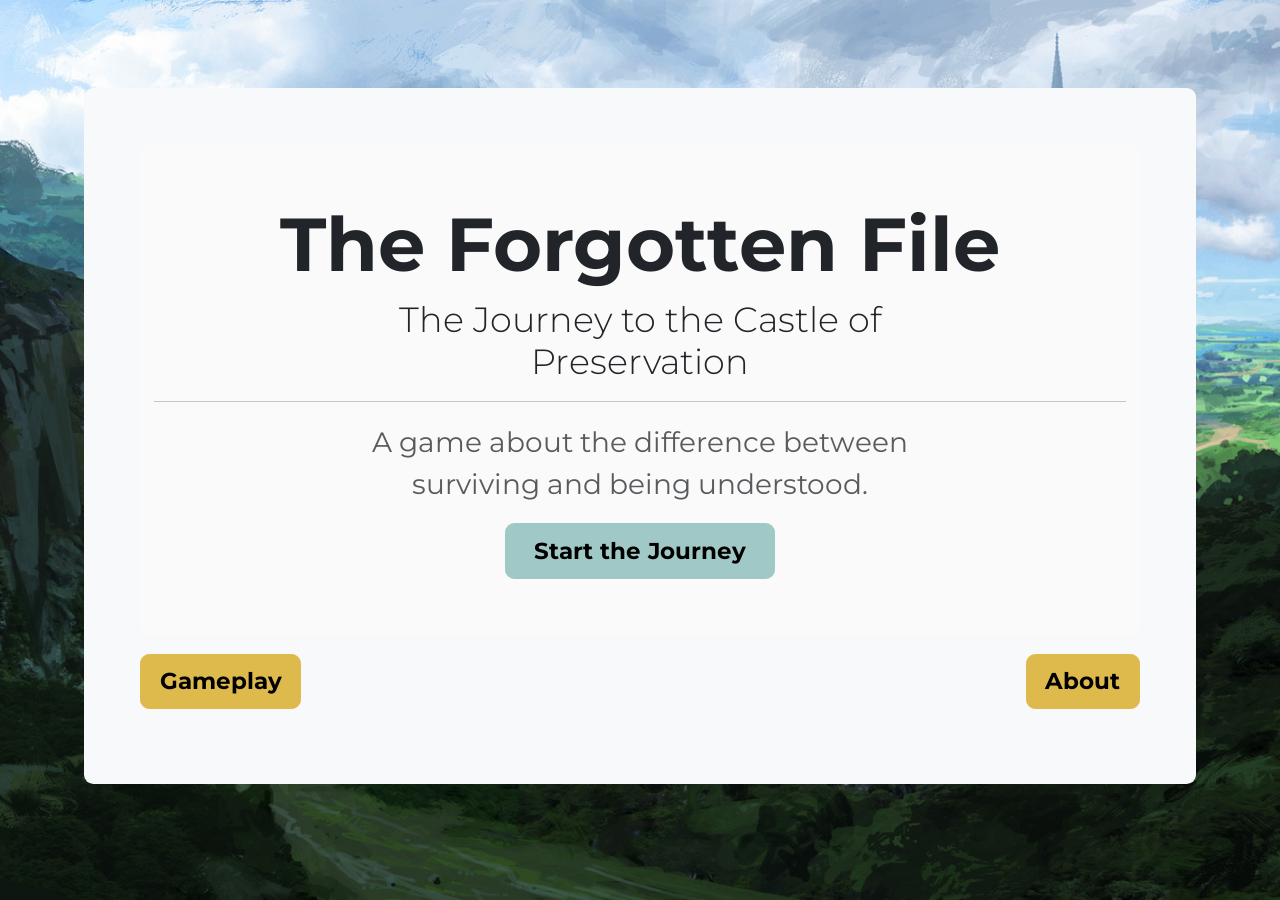
<file: index.html>
<!DOCTYPE html>
<html lang="en">

<head>
  <meta charset="utf-8">
  <meta name="viewport" content="width=device-width, initial-scale=1">
  <link href="https://cdn.jsdelivr.net/npm/bootstrap@5.0.2/dist/css/bootstrap.min.css" rel="stylesheet"
    integrity="sha384-EVSTQN3/azprG1Anm3QDgpJLIm9Nao0Yz1ztcQTwFspd3yD65VohhpuuCOmLASjC" crossorigin="anonymous">
  <link rel="stylesheet" href="assets/style.css">
  <title>The Forgotten File: The Journey to the Castle of Preservation</title>
  <link rel="icon" type="image/x-icon" href="assets/images/favicon_io/favicon.ico">
</head>

<body>
  <!-- Landing Page -->
  <main class="full-page-bg home-page" id="home">
    <div class="container h-100 d-flex justify-content-center align-items-center">

      <!-- Hero -->
      <div class="p-5 mb-4 bg-body-tertiary rounded-3 text-center w-100">

        <div class="container-fluid py-5 hero rounded-3">
          <h1 class="display-3 fw-bold">The Forgotten File</h1>
          <h2 class="col-md-8 mx-auto  display-4">The Journey to the Castle of Preservation</h2>
          <hr>
          <p class="col-md-8 fs-4 mx-auto text-muted">A game about the difference between surviving and being
            understood.
          </p>
          <button class="btn btn-primary btn-lg px-4" id="journey" type="button">Start the Journey</button>
        </div>
        <div class="d-flex justify-content-between my-3">
          <a href="gameplay.html" target="_blank" class="btn btn-lg btn-secondary">Gameplay</a>
          <a href="about.html" target="_blank" class="btn btn-lg btn-secondary">About</a>
        </div>

      </div>
    </div>
  </main>
  <!-- Landing Page -->

  <!-- Scenario -->
  <main class="beginning-page full-page-bg d-flex align-items-center d-none" id="scenario">
    <div class="container">
      <div class="row d-flex">
        <div class="col-12 d-flex justify-content-between my-3 rounded-3">
          <button class="btn btn-lg btn-tertiary" id="openMemoryProfileButton">Memory Profile</button>
          <button class="mb-0 btn btn-lg btn-tertiary" id="score">Score: <span id="profile-score">0</span></button>
        </div>
      </div>

      <div class="row">
        <div class="col-12 rounded-3">
          <div class="card h-100">
            <h2 class="card-header px-5" id="chapter"></h2>
            <div class="card-body px-5">
              <h3 class="card-title scenario-title" id="title"></h3>
              <p class="card-text" id="story"></p>
              <hr>
              <div id="choices"></div>
            </div>
          </div>
        </div>
      </div>
      <div class="row d-flex">
        <div class="col-12 d-flex justify-content-between rounded-3 my-3">
          <a href="about.html" target="_blank" class="btn btn-lg btn-secondary">About</a>
          <a href="gameplay.html" target="_blank" class="btn btn-lg btn-secondary">Gameplay</a>
          <a href="index.html" class="btn btn-lg btn-secondary">Exit</a>
        </div>
      </div>
    </div>
  </main>

  <!-- Modal HTML will be loaded here -->
  <div id="modal-container"></div>

  <script src="https://cdn.jsdelivr.net/npm/bootstrap@5.0.2/dist/js/bootstrap.bundle.min.js"></script>
  <script src="js/scenario.js"></script>
  <script src="js/memory.js"></script>
  <script src="js/script.js"></script>
</body>

</html>
</file>
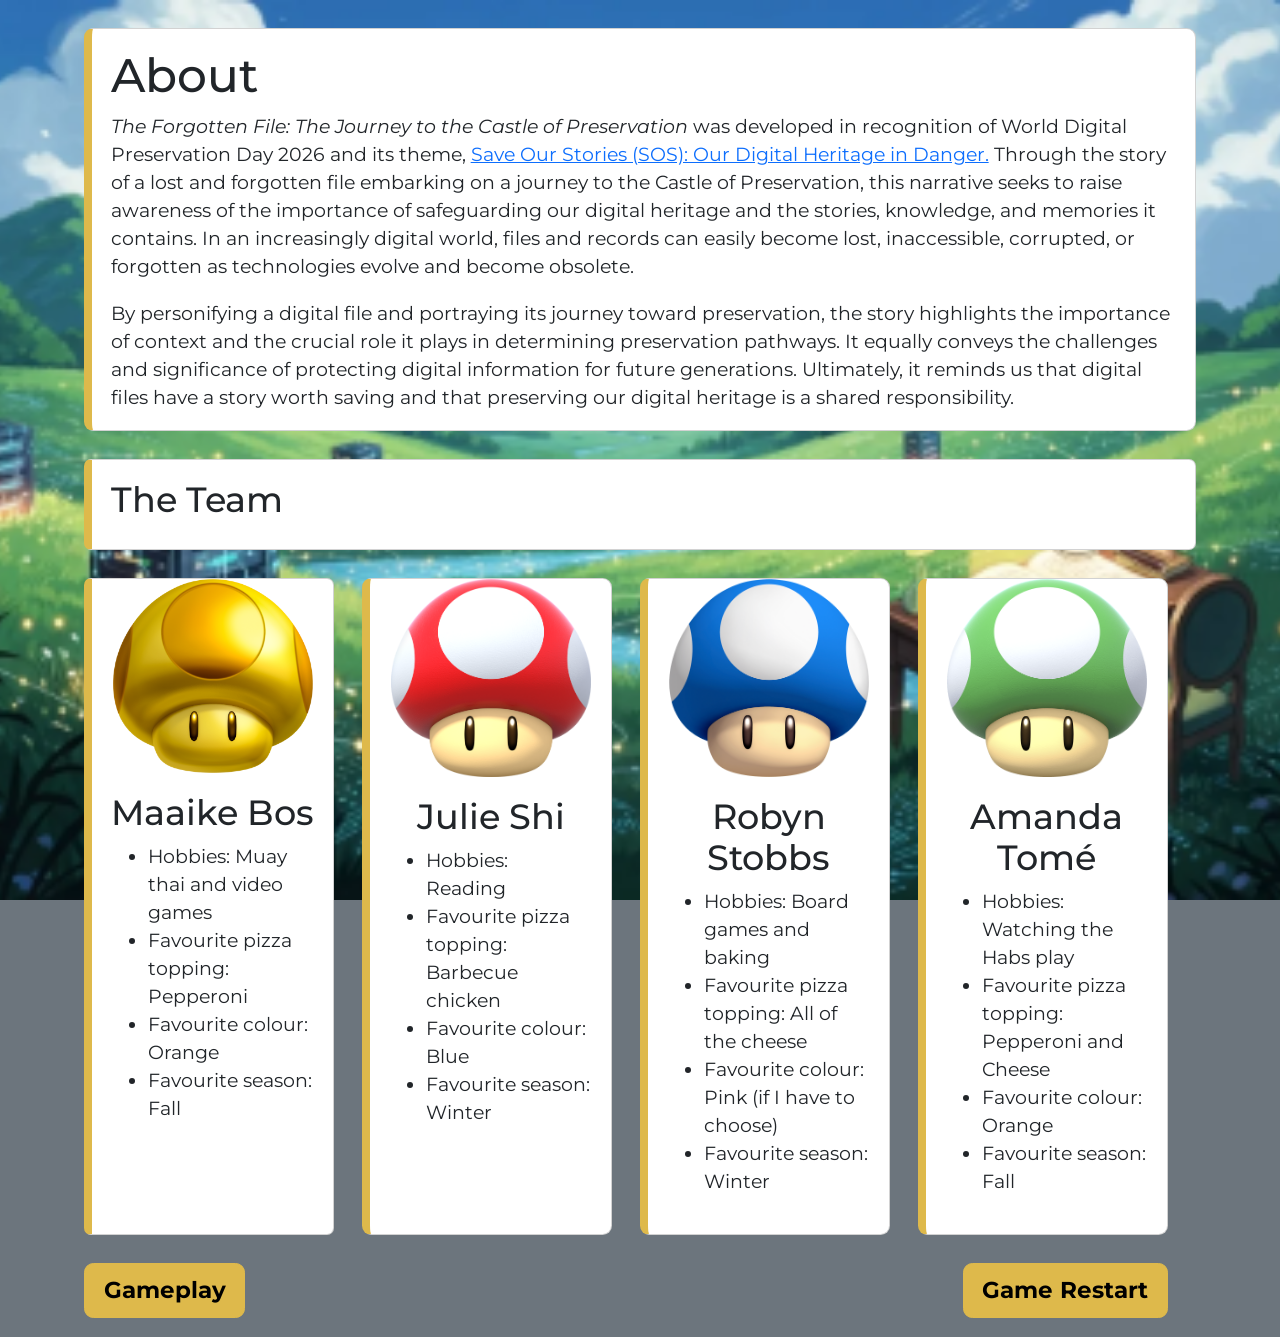
<file: about.html>
<!doctype html>
<html lang="en">

<head>
  <meta charset="utf-8">
  <meta name="viewport" content="width=device-width, initial-scale=1">
  <link href="https://cdn.jsdelivr.net/npm/bootstrap@5.0.2/dist/css/bootstrap.min.css" rel="stylesheet"
    integrity="sha384-EVSTQN3/azprG1Anm3QDgpJLIm9Nao0Yz1ztcQTwFspd3yD65VohhpuuCOmLASjC" crossorigin="anonymous">
  <link rel="stylesheet" href="assets/style.css">
  <title>The Forgotten File: The Journey to the Castle of Preservation - About</title>
</head>

<body>
  <main class="full-page-bg about-page">
    <div class="container h-100">
      <div class="row">
        <div class="col-12 my-4">
          <div class="card rounded-3">
            <div class="card-body">
              <h1 class="card-title">About</h1>
              <p class="card-text">
              <i>The Forgotten File: The Journey to the Castle of Preservation</i> was developed in recognition of World Digital Preservation Day 2026 and its theme, <a href="https://www.dpconline.org/events/world-digital-preservation-day">Save Our Stories (SOS): Our Digital Heritage in Danger.</a> Through the story of a lost and forgotten file embarking on a journey to the Castle of Preservation, this narrative seeks to raise awareness of the importance of safeguarding our digital heritage and the stories, knowledge, and memories it contains. In an increasingly digital world, files and records can easily become lost, inaccessible, corrupted, or forgotten as technologies evolve and become obsolete. </p>
              <p class="card-text">By personifying a digital file and portraying its journey toward preservation, the story highlights the importance of context and the crucial role it plays in determining preservation pathways. It equally conveys the challenges and significance of protecting digital information for future generations. Ultimately, it reminds us that digital files have a story worth saving and that preserving our digital heritage is a shared responsibility.</p>
            </div>
          </div>
        </div>
      </div>
      <div class="row">
        <div class="col-12">
          <div class="card">
            <div class="card-body">
              <h2 class="card-title">
              The Team
              </h2>
          </div>
        </div>
      </div>
      <div class="row my-4">
        <div class="col-3 rounded-3">
          <div class="card h-100">
            <div class="card-image">
            <img src="assets/images/about_images/mbos.png" class="card-img-top" alt="Golden Mushroom - Super Mario Bros" style="width: 200px;">
            </div>
            <div class="card-body">
              <h2 class="card-title text-center">Maaike Bos</h2>
              <ul>
                <li>Hobbies: Muay thai and video games</li>
                <li>Favourite pizza topping: Pepperoni</li>
                <li>Favourite colour: Orange</li>
                <li>Favourite season: Fall</li>
              </ul>
            </div>
          </div>
        </div>
        <div class="col-3">
          <div class="card h-100 rounded-3">
            <div class="card-image">
            <img src="assets/images/about_images/jshi.png" class="card-img-top" alt="Super Mushroom - Super Mario Bros" style="width: 200px;">
            </div>
            <div class="card-body">
              <h2 class="card-title text-center">Julie Shi</h2>
              <ul>
                <li>Hobbies: Reading</li>
                <li>Favourite pizza topping: Barbecue chicken</li>
                <li>Favourite colour: Blue</li>
                <li>Favourite season: Winter</li>
              </ul>
            </div>
          </div>
        </div>
        <div class="col-3">
          <div class="card h-100 rounded-3">
            <div class="card-image">
            <img src="assets/images/about_images/rstobbs.png" class="card-img-top" alt="Mini Mushroom - Super Mario Bros" style="width: 200px;">
            </div>
            <div class="card-body">
              <h2 class="card-title text-center">Robyn Stobbs</h2>
              <ul>
                <li>Hobbies: Board games and baking</li>
                <li>Favourite pizza topping: All of the cheese</li>
                <li>Favourite colour: Pink (if I have to choose)</li>
                <li>Favourite season: Winter</li>
              </ul>
            </div>
          </div>
        </div>
        <div class="col-3">
          <div class="card rounded-3 h-100">
            <div class="card-image">
            <img src="assets/images/about_images/atome.png" class="card-img-top" alt="1-up Super Mario Bros mushroom" style="width: 200px;">
            </div>
            <div class="card-body">
              <h2 class="card-title text-center">Amanda Tomé</h2>
              <ul>
                <li>Hobbies: Watching the Habs play</li>
                <li>Favourite pizza topping: Pepperoni and Cheese</li>
                <li>Favourite colour: Orange</li>
                <li>Favourite season: Fall</li>
              </ul>
            </div>
          </div>
        </div>
      </div>
      <div class="row d-flex">
        <div class="col-12 d-flex justify-content-between rounded-3 mb-3">
          <a href="gameplay.html" class="btn btn-lg btn-secondary">Gameplay</a>

          <a href="index.html" class="btn btn-lg btn-secondary">Game Restart</a>
        </div>
      </div>
    </div>
  </main>
</body>

</html>
</file>
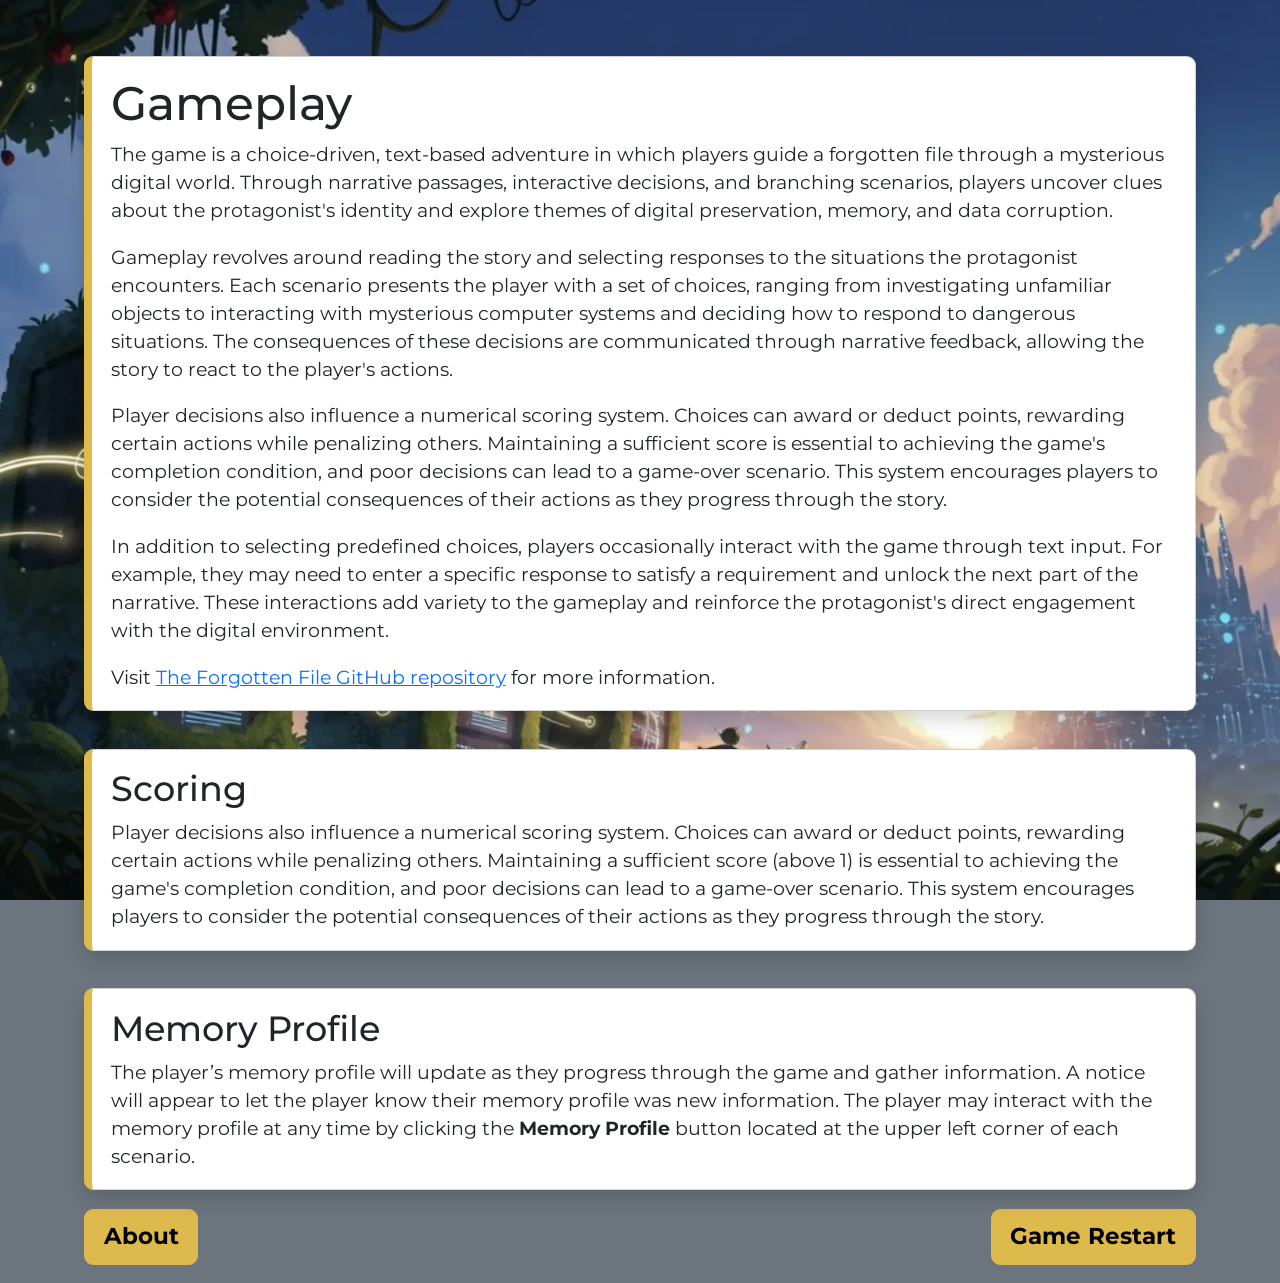
<file: gameplay.html>
<!DOCTYPE html>
<html lang="en">

<head>
  <meta charset="utf-8">
  <meta name="viewport" content="width=device-width, initial-scale=1">
  <link href="https://cdn.jsdelivr.net/npm/bootstrap@5.0.2/dist/css/bootstrap.min.css" rel="stylesheet"
    integrity="sha384-EVSTQN3/azprG1Anm3QDgpJLIm9Nao0Yz1ztcQTwFspd3yD65VohhpuuCOmLASjC" crossorigin="anonymous">
  <link rel="stylesheet" href="assets/style.css">
</head>

<body>
  <main class="full-page-bg gameplay-page">
    <div class="container">
      <div class="row">
        <div class="col-lg-12 mt-5">
          <div class="card rounded-3 shadow">
            <div class="card-body">
              <h1 class="card-title">Gameplay</h1>
              <p class="card-text">The game is a choice-driven, text-based adventure in which players guide a forgotten
                file through a mysterious digital world. Through narrative passages, interactive decisions, and
                branching scenarios, players uncover clues about the protagonist's identity and explore themes of
                digital preservation, memory, and data corruption.</p>

              <p class="card-text">Gameplay revolves around reading the story and selecting responses to the situations
                the protagonist encounters. Each scenario presents the player with a set of choices, ranging from
                investigating unfamiliar objects to interacting with mysterious computer systems and deciding how to
                respond to dangerous situations. The consequences of these decisions are communicated through narrative
                feedback, allowing the story to react to the player's actions.</p>

              <p class="card-text">Player decisions also influence a numerical scoring system. Choices can award or
                deduct points, rewarding certain actions while penalizing others. Maintaining a sufficient score is
                essential to achieving the game's completion condition, and poor decisions can lead to a game-over
                scenario. This system encourages players to consider the potential consequences of their actions as they
                progress through the story.</p>

              <p class="card-text">In addition to selecting predefined choices, players occasionally interact with the
                game through text input. For example, they may need to enter a specific response to satisfy a
                requirement and unlock the next part of the narrative. These interactions add variety to the gameplay
                and reinforce the protagonist's direct engagement with the digital environment.</p>
              <p class="card-text">Visit <a href="https://github.com/archivistamanda/the-forgotten-file"/>The Forgotten File GitHub repository</a> for more information.</p>
            </div>
          </div>
        </div>
      </div>
      <div class="row mt-3">
        <div class="col-lg-12 my-3">
          <div class="card rounded-3 shadow">
            <div class="card-body">
              <h2 class="card-title">Scoring</h2>
              <p class="card-text">
                Player decisions also influence a numerical scoring system. Choices can award or deduct points, rewarding certain actions while penalizing others. Maintaining a sufficient score (above 1) is essential to achieving the game's completion condition, and poor decisions can lead to a game-over scenario. This system encourages players to consider the potential consequences of their actions as they progress through the story.
              </p>
            </div>
          </div>
        </div>
      </div>
      <div class="row mt-3">
        <div class="col-lg-12 mb-3">
          <div class="card rounded-3 shadow">
            <div class="card-body">
              <h2 class="card-title">Memory Profile</h2>
              <p class="card-text">
                The player’s memory profile will update as they progress through the game and gather information. A notice will appear to let the player know their memory profile was new information. The player may interact with the memory profile at any time by clicking the <strong>Memory Profile</strong> button located at the upper left corner of each scenario.
              </p>
            </div>
          </div>
        </div>
      </div>
      <div class="row d-flex">
        <div class="col-12 d-flex justify-content-between rounded-3 mb-3">
          <a href="about.html" class="btn btn-lg btn-secondary">About</a>

          <a href="index.html" class="btn btn-lg btn-secondary">Game Restart</a>
        </div>
      </div>
    </div>
  </main>

  <script src="https://cdn.jsdelivr.net/npm/bootstrap@5.0.2/dist/js/bootstrap.bundle.min.js"></script>

</body>

</html>
</file>
<file: assets/style.css>
/* -----------------------------------
   Google Fonts
----------------------------------- */
@import url('https://fonts.googleapis.com/css2?family=Montserrat:ital,wght@0,100..900;1,100..900&display=swap');

/* -----------------------------------
   Branding Colours
----------------------------------- */
:root {
  --brand-primary: #9FC8C6;
  --brand-hover: #467270;
  --brand-secondary: #deb94b;
  --brand-secondary-hover: #e5b627;
  --brand-tertiary: #b4f3f1;
  --brand-tertiary-hover: #8eefec;
  --brand-success: #154A4A;
  --brand-disabled: #6c757d;
  --brand-hero: #FBFAFA;
}

html,
body {
  height: 100%;
  margin: 0;
  padding: 0;
  font-family: 'Montserrat', sans-serif !important;
  font-size: 14pt;
}

h2 {
  font-size: 26pt !important
}

/* -----------------------------------
 Buttons
----------------------------------- */
.btn-primary {
  background-color: var(--brand-primary) !important;
  border-color: var(--brand-primary);
  color: #000000;
  font-weight: 700;
}

.btn-primary:hover {
  background-color: var(--brand-hover) !important;
  border-color: var(--brand-hover);
  color: #ffffff;
  font-weight: 700;
}

.btn-secondary {
  background-color: var(--brand-secondary) !important;
  border-color: var(--brand-secondary);
  color: #000000;
  font-weight: 700;
}

.btn-secondary:hover {
  background-color: var(--brand-secondary-hover) !important;
  background-color: var(--brand-secondary-hover) !important;
  color: #000000;
  font-weight: 700;
}

.btn-secondary:focus {
  color: #000000 !important;
  font-weight: 700;
}

.btn-tertiary {
  background-color: var(--brand-tertiary) !important;
  border-color: var(--brand-tertiary);
  color: #000000;
  font-weight: 700;
}

.btn-tertiary:hover {
  background-color: var(--brand-tertiary-hover) !important;
  border-color: var(--brand-tertiary-hover) !important;
  color: #000000;
  font-weight: 700;
}

.btn-tertiary:focus {
  color: #000000 !important;
  font-weight: 700;
}

.bg-primary {
  background-color: var(--brand-secondary) !important;
  color: #000000
}

.btn-primary:disabled {
  color: #ffffff;
  background-color: var(--brand-disabled)!important;
  border-color: var(--brand-disabled)
}

.btn-success {
  background-color: var(--brand-success) !important;
  border-color: var(--brand-success)
}

/* -----------------------------------
Backgrounds
----------------------------------- */
.hero {
  background-color: var(--brand-hero);
}

.full-page-bg {
  background-size: cover;
  background-attachment: fixed;
  background-position: center center;
  background-repeat: no-repeat;
  min-height: 100vh;
  background-color: var(--brand-disabled);
}

.home-page {
  background-image: url('images/home.png');
  display: flex;
  justify-content: center;
  align-items: center;
}

.about-page {
  background-image: url('images/about.png');
}

.gameplay-page {
  background-image: url('images/gameplay.png');
}

/* -----------------------------------
 Cards
----------------------------------- */
#choices {
  display: flex;
  flex-direction: column;
  gap: 10px
}

.card {
  border-left: solid 8px var(--brand-secondary)
}

.card-header {
  background-color: var(--brand-hero)!important;
}

/* -----------------------------------
Results Modal
----------------------------------- */
.selection {
  padding: 12px 15px;
  background-color: var(--brand-hero)!important;
  border-radius: 8px;
  border-left: 8px solid #E8D18A;
}


/* -----------------------------------
 Memory Modal
----------------------------------- */
.response-metadata {
  /* display: flex;
  justify-content: space-between;
  align-items: center; */
  gap: 12px;
  padding: 12px 15px;
  background-color: var(--brand-hero)!important;;
  border-radius: 8px;
  border-left: 8px solid #E8D18A;
}

/* -----------------------------------
  Score Modal
----------------------------------- */
.score {
  font-size: 20pt;
}

.response-item {
  display: flex;
  justify-content: space-between;
  align-items: center;
  gap: 12px;
  padding: 12px 15px;
  background-color: var(--brand-hero)!important;;
  border-radius: 8px;
  border-left: 8px solid #E8D18A;
}

.response-text {
  overflow-wrap: anywhere;
}

.response-points {
  font-weight: 700;
  white-space: nowrap;
  color: #198754;
  font-size: 14pt;
}

.response-points.negative {
  color: #dc3545;
}

.card-image {
  display: flex;
  justify-content: center;
  align-items: center;
}

.card img {
  max-width: 100%;
  height: auto;
}
</file>
